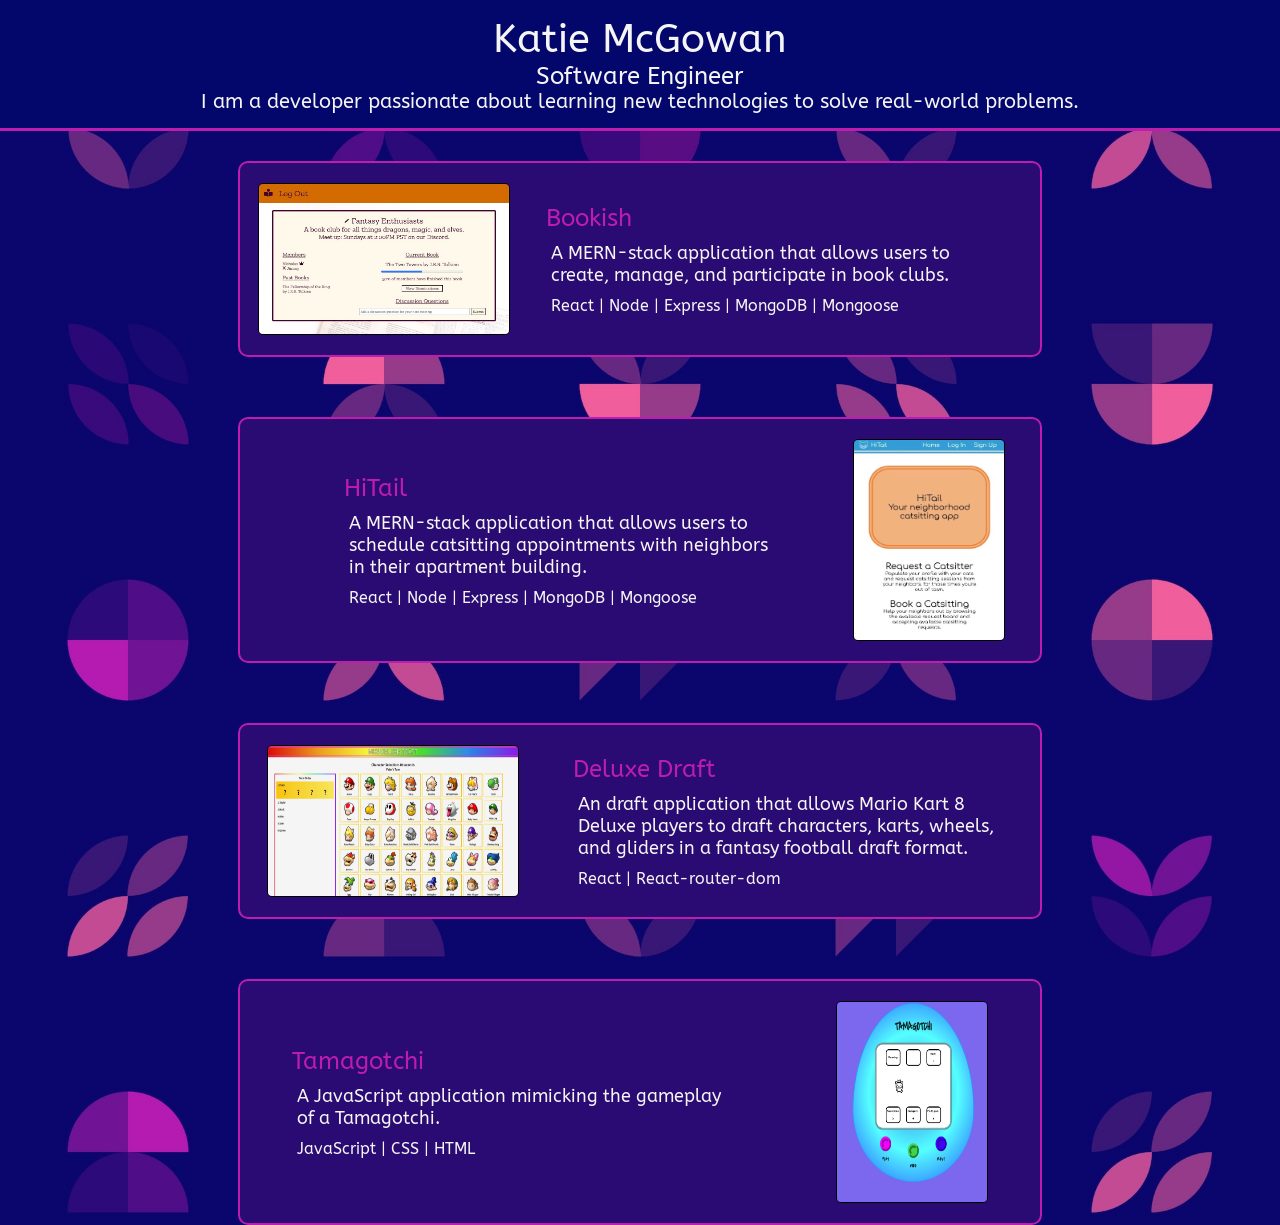
<file: index.html>
<!DOCTYPE html>
<html lang="en">
<head>
  <meta charset="UTF-8">
  <meta http-equiv="X-UA-Compatible" content="IE=edge">
  <meta name="viewport" content="width=device-width, initial-scale=1.0">
  <link href="./portfolio.css" rel="stylesheet"></link>
  <link rel="preconnect" href="https://fonts.googleapis.com">
  <link rel="preconnect" href="https://fonts.gstatic.com" crossorigin>
  <link href="https://fonts.googleapis.com/css2?family=ABeeZee&display=swap" rel="stylesheet">
  <link href="https://fonts.googleapis.com/css2?family=Prompt:wght@100&display=swap" rel="stylesheet">
  <title>Portfolio</title>
</head>
<body>
  <div class="info">
    <p class="name">Katie McGowan</p>
    <p class="title">Software Engineer</p>
    <p class="description">I am a developer passionate about learning new technologies to solve real-world problems.</p>
  </div>
  <div class="bookish-container">
    <img src="./photos/bookish.jpeg" class="bookish-image" alt="bookish">
    <div>
      <a href="https://bookish-9kgt.onrender.com/" class="project-header">Bookish</p>
      <p class="project-text">A MERN-stack application that allows users to create, manage, and participate in book clubs.</p>
      <p class="technology">React | Node | Express | MongoDB | Mongoose </p>
    </div>
  </div>
  <div class="hitail-container">
    <div>
      <a href="https://hitail.onrender.com/" class="project-header">HiTail</a>
      <p class="project-text">A MERN-stack application that allows users to schedule catsitting appointments with neighbors in their apartment building.</p>
      <p class="technology">React | Node | Express | MongoDB | Mongoose</p>
      </div>
      <img src="./photos/hitail.jpeg" class="hitail-image" alt="hitail">
    </div>
  </div>
  <div class="deluxedraft-container">
    <img src="./photos/deluxedraft.jpeg" class="deluxedraft-image" alt="mk8">
    <div>
      <a href="https://deluxedraft.onrender.com/" class="project-header">Deluxe Draft</a>
      <p class="project-text">An draft application that allows Mario Kart 8 Deluxe players to draft characters, karts, wheels, and gliders in a fantasy football draft format.</p>
      <p class="technology">React | React-router-dom</p>
    </div>
  </div>
  <div class="tamagotchi-container">
    <div>
      <a href="https://katiemcgowan.github.io/Tamagotchi/" class="project-header">Tamagotchi</a>
      <p class="project-text">A JavaScript application mimicking the gameplay of a Tamagotchi.</p>
      <p class="technology">JavaScript | CSS | HTML</p>
    </div>  
    <img src="./photos/tamagotchi.jpeg" class="tamagotchi-image" alt="tamagotchi">
  </div> 
</body>
</html>
</file>
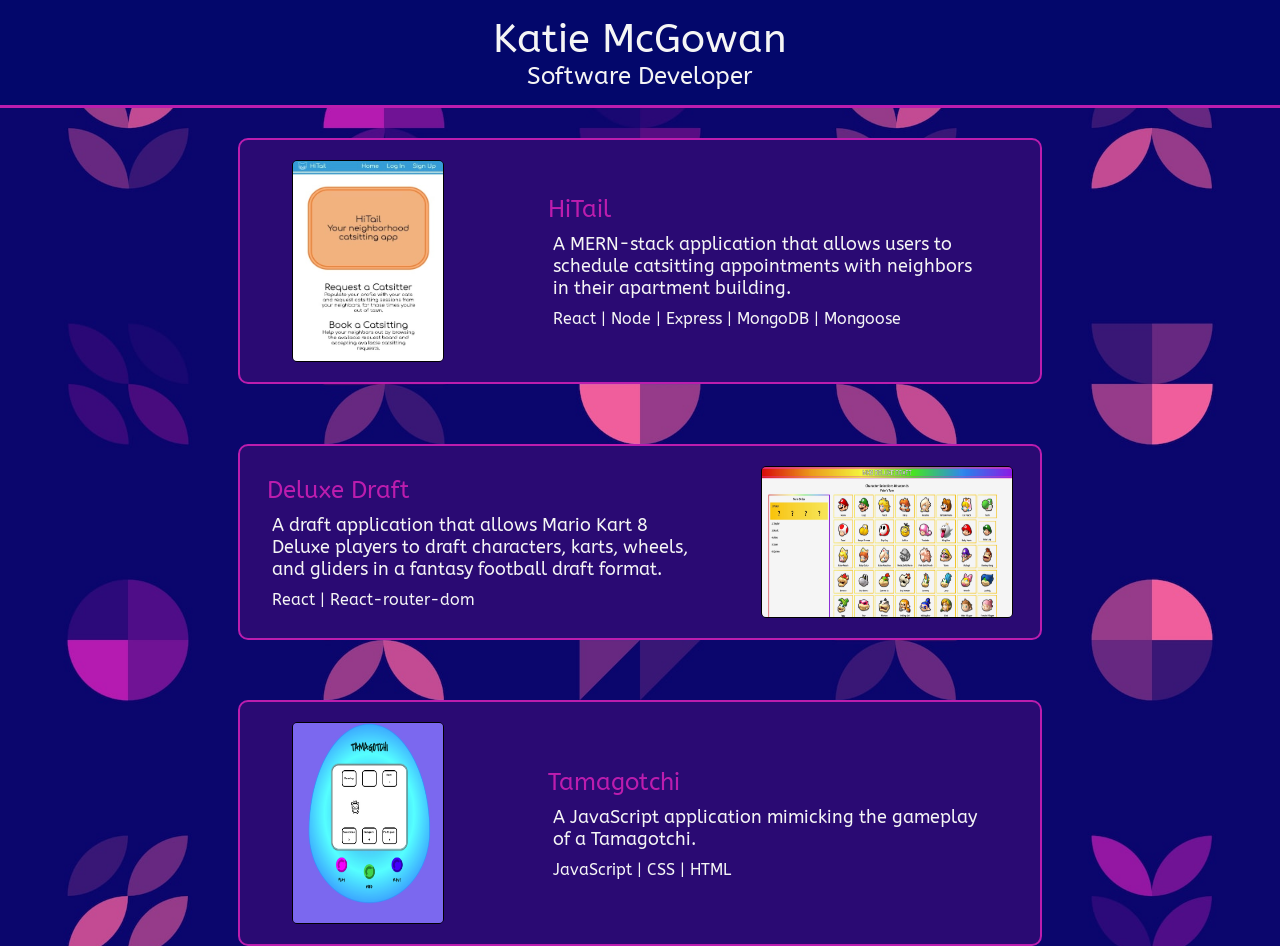
<file: portfolio.html>
<!DOCTYPE html>
<html lang="en">
<head>
  <meta charset="UTF-8">
  <meta http-equiv="X-UA-Compatible" content="IE=edge">
  <meta name="viewport" content="width=device-width, initial-scale=1.0">
  <link href="./portfolio.css" rel="stylesheet"></link>
  <link rel="preconnect" href="https://fonts.googleapis.com">
  <link rel="preconnect" href="https://fonts.gstatic.com" crossorigin>
  <link href="https://fonts.googleapis.com/css2?family=ABeeZee&display=swap" rel="stylesheet">
  <link href="https://fonts.googleapis.com/css2?family=Prompt:wght@100&display=swap" rel="stylesheet">
  <title>Portfolio</title>
</head>
<body>
  <div class="info">
    <p class="name">Katie McGowan</p>
    <p class="title">Software Developer</p>
    <p class="description"></p>
  </div>
  <div class="hitail-container">
    <img src="./photos/hitail.jpeg" class="hitail-image" alt="hitail">
    <div>
      <a href="https://hitail.herokuapp.com/" class="project-header">HiTail</a>
      <p class="project-text">A MERN-stack application that allows users to schedule catsitting appointments with neighbors in their apartment building.</p>
      <p class="technology">React | Node | Express | MongoDB | Mongoose</p>
      </div>
    </div>
  </div>
  <div class="deluxedraft-container">
    <div>
      <a href="https://deluxedraft.herokuapp.com/" class="project-header">Deluxe Draft</a>
      <p class="project-text">A draft application that allows Mario Kart 8 Deluxe players to draft characters, karts, wheels, and gliders in a fantasy football draft format.</p>
      <p class="technology">React | React-router-dom</p>
    </div>
    <img src="./photos/deluxedraft.jpeg" class="deluxedraft-image" alt="mk8">
  </div>
  <div class="tamagotchi-container">
    <img src="./photos/tamagotchi.jpeg" class="tamagotchi-image" alt="tamagotchi">
    <div>
      <a href="https://katiemcgowan.github.io/Tamagotchi/" class="project-header">Tamagotchi</a>
      <p class="project-text">A JavaScript application mimicking the gameplay of a Tamagotchi.</p>
      <p class="technology">JavaScript | CSS | HTML</p>
    </div>  
  </div> 
</body>
</html>


<!-- -------------------------------------------------------------- -->

<!-- <!DOCTYPE html>
<html lang="en">
<head>
  <meta charset="UTF-8">
  <meta http-equiv="X-UA-Compatible" content="IE=edge">
  <meta name="viewport" content="width=device-width, initial-scale=1.0">
  <link href="./portfolio.css" rel="stylesheet"></link>
  <title>Portfolio</title>
</head>
<body>
  <div class="portfolio-wrapper">
    <div class="info">
      <p class="name">Katie McGowan</p>
      <p class="title">Software Developer</p>
      <p>Lorem Ipsum blurb text</p>
    </div>
    <div class="project-container">
      <div class="app-image">
        <img src="./photos/hitail.jpeg" class="hitail-image"/>
      </div>
      <div class="app-text">
        <a href="https://hitail.herokuapp.com/" class="project-header">HiTail</a>
        <p class="project-text">Your neighborhood catsitting app. This application allows users to schedule catsitting appointments with neighbors in their apartment building. HiTail features a dashboard that displays requests the user has made, and requests the user has accepted. Requests made by the user dynamically display the user's cat(s) information from their profile. All users may peruse the available requests board and accept requests by their neighbors.</p>
        <p class="demo">To demo this application, log in as guest, with password 1234.</p>
        <p class="project-technologies">Technologies Used:</p>
        <ul>
          <li>MongoDB</li>
          <li>Express</li>
          <li>React</li>
          <li>Node</li>
          <li>React-router-dom</li>
          <li>Mongoose</li>
          <li>Cors</li>
          <li>Postman</li>
        </ul>
      </div>
    </div>
    <div class="project-container">
      <div class="app-text">
        <a href="https://deluxedraft.herokuapp.com/" class="project-header">Deluxe Draft</a>
        <p class="project-text">A draft application that allows Mario Kart 8 Deluxe players to draft characters, karts, wheels, and gliders in a fantasy football draft format. Users answer prompts on the start screen for draft set-up. The draft is then initiated. If a user does not select from a category within the alotted time, a pick is autodrafted for them. Results are displayed at the end of the draft.</p>
        <p class="project-technologies">Technologies Used:</p>
        <ul>
          <li>React</li>
          <li>React-router-dom</li>
        </ul>
      </div>
      <div class="app-image">
        <img src="./photos/deluxedraft.jpeg" class="deluxedraft-image">
      </div>
    </div>
    <div class="project-container">
      <div class="app-image">
        <img src="./photos/tamagotchi.jpeg" class="tamagotchi-image"/>
      </div>
      <div class="app-text">
        <a href="https://katiemcgowan.github.io/Tamagotchi/" class="project-header">Tamagotchi</a>
        <p class="project-text">A JavaScript application mimicking the gameplay of a Tamagotchi.</p>
      </div>  
    </div>
  </div>  
</body>
</html> -->
</file>
<file: portfolio.css>
* {
  padding: 0;
  margin: 0;
  font-family: 'ABeeZee', sans-serif;
  color: whitesmoke;
}

body {
  display: flex;
  flex-direction: column;
  height: 100vh;
  width: 100vw;
  background-image: url("./photos/background2.jpg");
  background-size: cover;
}

a {
  text-decoration: none;
  color: rgb(188, 29, 174);
}

a:visited {
  color: rgb(202, 76, 146)
}

a:hover {
  color: whitesmoke;
}

/*Portfolio Info*/
.info {
  flex-grow: 0.5;
  display: flex;
  flex-direction: column;
  justify-content: center;
  align-items: center;
  background-color: rgb(3, 7, 107);
  border-bottom: 3px solid rgb(188, 29, 174);
}

.name {
  font-size: 40px;
  margin-top: 15px;
}

.title {
  font-size: 24px;
}

.description {
  font-size: 20px;
  text-align: center;
  margin-bottom: 15px;
}

.project-header {
  font-size: 24px;
}

.project-header:hover {
  transform: scale(1.5);
}

.project-text {
  font-size: 12px;
  margin: 10px 5px 0 5px;
}

.technology {
  visibility: hidden;
  margin: 0 5px;
}

/* Bookish */
.bookish-container {
  flex-grow: 1;
  display: flex;
  justify-content: space-around;
  align-items: center;
  max-width: 800px;
  margin: 30px;
  background-color: rgb(42,10,115);
  border: 2px solid rgb(188, 29, 174);
  border-radius: 10px;
  padding: 20px 0;
}

.bookish-image {
  height: 75px;
  width: 125px;
  border: 1px solid black;
  border-radius: 5px;
}

.bookish-container div {
  max-height: 150px;
  width: 55%;
}

/* HiTail */
.hitail-container {
  flex-grow: 1;
  display: flex;
  justify-content: space-around;
  align-items: center;
  max-width: 800px;
  margin: 30px;
  background-color: rgb(42,10,115);
  border: 2px solid rgb(188, 29, 174);
  border-radius: 10px;
  padding: 20px 0;
}

.hitail-image {
  height: 150px;
  width: 100px;
  border: 1px solid black;
  border-radius: 5px;
}

.hitail-container div {
  max-height: 150px;
  width: 55%;
}

/* Mario Kart 8 Deluxe Draft */
.deluxedraft-container {
  flex-grow: 1;
  display: flex;
  justify-content: space-around;
  align-items: center;
  max-width: 800px;
  margin: 30px;
  background-color: rgb(42,10,115);
  border: 2px solid rgb(188, 29, 174);
  border-radius: 10px;
  padding: 20px 0;
}


.deluxedraft-image {
  height: 100px;
  width: 150px;
  border: 1px solid black;
  border-radius: 5px;
}

.deluxedraft-container div {
  max-height: 150px;
  width: 55%;
}


/* Tamagotchi  */
.tamagotchi-container {
  flex-grow: 1;
  display: flex;
  justify-content: space-around;
  align-items: center;
  max-width: 800px;
  margin: 30px;
  background-color: rgb(42,10,115);
  border: 2px solid rgb(188, 29, 174);
  border-radius: 10px;
  padding: 20px 0;
}

.tamagotchi-image {
  height: 150px;
  width: 100px;
  border: 1px solid black;
  border-radius: 5px;
}

.tamagotchi-container div {
  max-height: 150px;
  width: 55%;
}

@media (min-width: 600px) {
  .project-text {
    font-size: 18px;
    margin-top: 10px;
  }

  .technology{
    font-size: 16px;
    visibility: visible;
    margin-top: 10px;
  }

  .bookish-container {
    align-self: center;
    width: 100%;
  }

  .bookish-image {
    height: 150px;
    width: 250px;
  }

  .hitail-container {
    align-self: center;
    width: 100%;
  }

  .hitail-image {
    height: 200px;
    width: 150px;
  }

  .deluxedraft-container {
    align-self: center;
    width: 100%;
  }

  .deluxedraft-image {
    height: 150px;
    width: 250px;
  }

  .tamagotchi-container {
    align-self: center;
    width: 100%;
  }

  .tamagotchi-image {
    height: 200px;
    width: 150px;
  }
}
</file>
